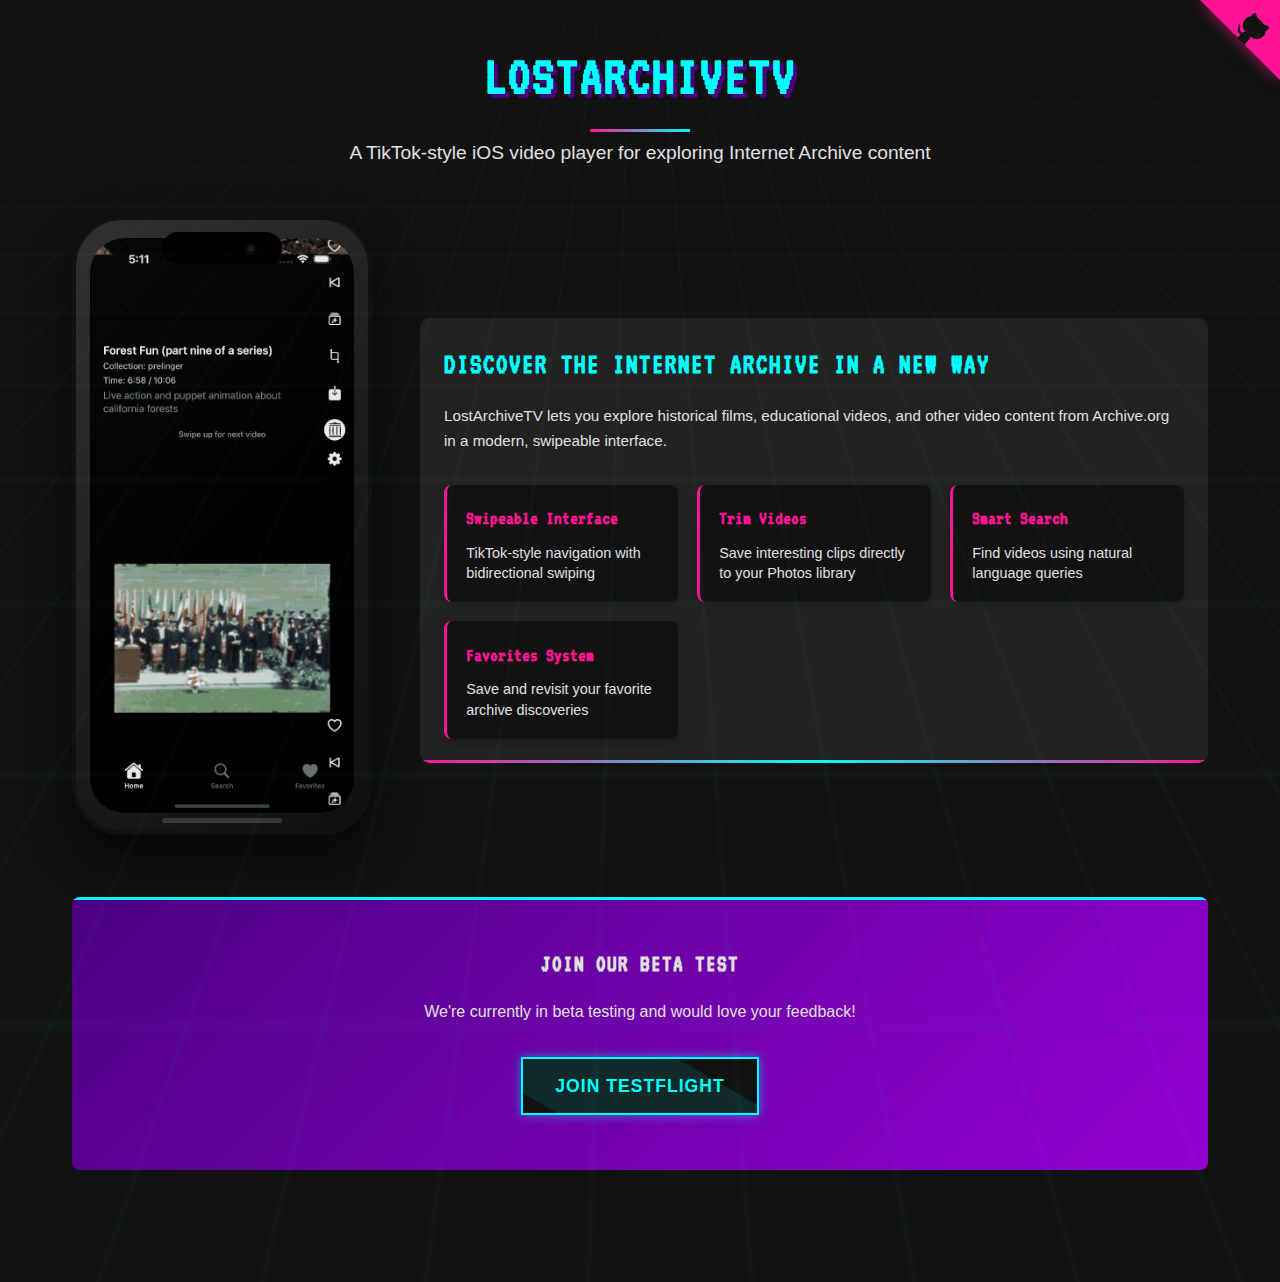
<file: docs/index.html>
<!DOCTYPE html>
<html lang="en">
<head>
    <meta charset="UTF-8">
    <meta name="viewport" content="width=device-width, initial-scale=1.0">
    <title>LostArchiveTV - Discover Internet Archive Videos</title>
    <link rel="preconnect" href="https://fonts.googleapis.com">
    <link rel="preconnect" href="https://fonts.gstatic.com" crossorigin>
    <link href="https://fonts.googleapis.com/css2?family=VT323&display=swap" rel="stylesheet">
    <link rel="stylesheet" href="styles.css">
</head>
<body>
    <div class="grid-overlay"></div>
    
    <!-- GitHub Corner -->
    <a href="https://github.com/pj4533/LostArchiveTV" class="github-corner" aria-label="View source on GitHub">
        <svg width="80" height="80" viewBox="0 0 250 250" style="fill:#ff1493; color:#121212; position: absolute; top: 0; border: 0; right: 0;" aria-hidden="true">
            <path d="M0,0 L115,115 L130,115 L142,142 L250,250 L250,0 Z"></path>
            <path d="M128.3,109.0 C113.8,99.7 119.0,89.6 119.0,89.6 C122.0,82.7 120.5,78.6 120.5,78.6 C119.2,72.0 123.4,76.3 123.4,76.3 C127.3,80.9 125.5,87.3 125.5,87.3 C122.9,97.6 130.6,101.9 134.4,103.2" fill="currentColor" style="transform-origin: 130px 106px;" class="octo-arm"></path>
            <path d="M115.0,115.0 C114.9,115.1 118.7,116.5 119.8,115.4 L133.7,101.6 C136.9,99.2 139.9,98.4 142.2,98.6 C133.8,88.0 127.5,74.4 143.8,58.0 C148.5,53.4 154.0,51.2 159.7,51.0 C160.3,49.4 163.2,43.6 171.4,40.1 C171.4,40.1 176.1,42.5 178.8,56.2 C183.1,58.6 187.2,61.8 190.9,65.4 C194.5,69.0 197.7,73.2 200.1,77.6 C213.8,80.2 216.3,84.9 216.3,84.9 C212.7,93.1 206.9,96.0 205.4,96.6 C205.1,102.4 203.0,107.8 198.3,112.5 C181.9,128.9 168.3,122.5 157.7,114.1 C157.9,116.9 156.7,120.9 152.7,124.9 L141.0,136.5 C139.8,137.7 141.6,141.9 141.8,141.8 Z" fill="currentColor" class="octo-body"></path>
        </svg>
    </a>
    
    <div class="container">
        <header>
            <h1>LostArchiveTV</h1>
            <p class="tagline">A TikTok-style iOS video player for exploring Internet Archive content</p>
        </header>

        <section class="showcase">
            <div class="iphone-container">
                <div class="iphone-frame">
                    <div class="power-button"></div>
                    <div class="volume-up"></div>
                    <div class="volume-down"></div>
                    <div class="camera"></div>
                    <div class="shine"></div>
                    <img src="lostarchivetv.gif" alt="LostArchiveTV Demo" class="demo-gif">
                </div>
            </div>

            <div class="features-container">
                <h2>Discover the Internet Archive in a New Way</h2>
                <p>LostArchiveTV lets you explore historical films, educational videos, and other video content from Archive.org in a modern, swipeable interface.</p>
                
                <div class="feature-list">
                    <div class="feature">
                        <h3>Swipeable Interface</h3>
                        <p>TikTok-style navigation with bidirectional swiping</p>
                    </div>
                    <div class="feature">
                        <h3>Trim Videos</h3>
                        <p>Save interesting clips directly to your Photos library</p>
                    </div>
                    <div class="feature">
                        <h3>Smart Search</h3>
                        <p>Find videos using natural language queries</p>
                    </div>
                    <div class="feature">
                        <h3>Favorites System</h3>
                        <p>Save and revisit your favorite archive discoveries</p>
                    </div>
                </div>
            </div>
        </section>

        <div class="cta">
            <h2>Join Our Beta Test</h2>
            <p>We're currently in beta testing and would love your feedback!</p>
            <a href="https://testflight.apple.com/join/5u5qyTWh" class="button">Join TestFlight</a>
        </div>

        <footer>
        </footer>
    </div>
</body>
</html>
</file>
<file: docs/styles.css>
:root {
    --primary-color: #4b0082; /* Indigo */
    --accent-color: #ff1493; /* Deep Pink */
    --dark-bg: #121212;
    --medium-bg: #222222;
    --light-text: #e0e0e0;
    --highlight: #00ffff; /* Cyan */
    --gradient-start: #4b0082; /* Indigo */
    --gradient-end: #9400d3; /* Dark Violet */
}

* {
    margin: 0;
    padding: 0;
    box-sizing: border-box;
}

/* Using Google Fonts VT323 as our retro font */

body {
    font-family: -apple-system, BlinkMacSystemFont, 'Segoe UI', Roboto, Oxygen, Ubuntu, Cantarell, 'Open Sans', 'Helvetica Neue', sans-serif;
    line-height: 1.6;
    color: var(--light-text);
    background-color: var(--dark-bg);
    position: relative;
    overflow-x: hidden;
}

.grid-overlay {
    position: fixed;
    top: 0;
    left: 0;
    right: 0;
    bottom: 0;
    background-image: 
        linear-gradient(to right, rgba(0, 255, 255, 0.08) 1px, transparent 1px),
        linear-gradient(to bottom, rgba(0, 255, 255, 0.08) 1px, transparent 1px);
    background-size: 30px 30px;
    pointer-events: none;
    z-index: 1;
    transform: perspective(500px) rotateX(60deg);
    transform-origin: center top;
    height: 100vh;
    opacity: 0.3;
}

.container {
    max-width: 1200px;
    margin: 0 auto;
    padding: 2rem;
    position: relative;
    z-index: 2;
}

header {
    text-align: center;
    margin-bottom: 3rem;
    position: relative;
}

header h1 {
    font-size: 3.5rem;
    margin-bottom: 0.5rem;
    color: var(--highlight);
    font-family: 'VT323', monospace;
    text-transform: uppercase;
    letter-spacing: 2px;
    text-shadow: 4px 4px 0px var(--primary-color);
    position: relative;
}

header h1::after {
    content: '';
    position: absolute;
    bottom: -10px;
    left: 50%;
    transform: translateX(-50%);
    width: 100px;
    height: 3px;
    background: linear-gradient(90deg, var(--accent-color), var(--highlight));
}

.tagline {
    font-size: 1.2rem;
    color: var(--light-text);
    margin-top: 1rem;
}

.app-store-badge {
    margin-top: 2rem;
    display: inline-block;
}

.app-store-badge svg {
    width: 180px;
    height: 60px;
    transition: transform 0.3s ease, box-shadow 0.3s ease;
    box-shadow: 0 4px 15px rgba(0, 0, 0, 0.3);
    border-radius: 6px;
}

.app-store-badge svg:hover {
    transform: translateY(-3px) scale(1.05);
    box-shadow: 0 8px 25px rgba(0, 0, 0, 0.4);
}

.showcase {
    display: flex;
    flex-wrap: wrap;
    align-items: center;
    justify-content: center;
    margin: 2rem 0;
    gap: 3rem;
}

.iphone-container {
    position: relative;
    flex: 0 0 auto;
    min-width: 300px;
    display: flex;
    justify-content: center;
    padding-bottom: 30px;
    margin: 0 auto;
}

/* iPhone shadow on the floor */
.iphone-container::after {
    content: '';
    position: absolute;
    bottom: 0;
    left: 50%;
    transform: translateX(-50%);
    width: 250px;
    height: 30px;
    background: rgba(0, 0, 0, 0.2);
    border-radius: 50%;
    filter: blur(15px);
    z-index: -1;
}

.iphone-frame {
    position: relative;
    width: 300px;
    max-width: 100%;
    margin: 0 auto;
    padding: 18px 14px;
    background: #1a1a1a;
    border-radius: 50px;
    box-shadow: 0 20px 40px rgba(0, 0, 0, 0.6);
    border: 4px solid #111;
    transition: transform 0.3s ease;
    /* Add a subtle gradient for realism */
    background: linear-gradient(135deg, #2a2a2a 0%, #101010 100%);
}

/* Dynamic island notch */
.iphone-frame::before {
    content: '';
    position: absolute;
    top: 12px;
    left: 50%;
    transform: translateX(-50%);
    width: 120px;
    height: 32px;
    background: #000;
    border-radius: 20px;
    z-index: 3;
}

/* Home indicator */
.iphone-frame::after {
    content: '';
    position: absolute;
    bottom: 8px;
    left: 50%;
    transform: translateX(-50%);
    width: 120px;
    height: 5px;
    background: rgba(255, 255, 255, 0.15);
    border-radius: 3px;
    z-index: 3;
}

/* Side buttons */
.iphone-frame .power-button,
.iphone-frame .volume-up,
.iphone-frame .volume-down {
    position: absolute;
    background: #000;
    z-index: 2;
}

/* Power button - Apple's is now a longer button on the right */
.iphone-frame .power-button {
    right: -3px;
    top: 120px;
    width: 3px;
    height: 65px;
    border-top-right-radius: 2px;
    border-bottom-right-radius: 2px;
    background: #111;
}

/* Volume buttons - slightly thinner on modern iPhones */
.iphone-frame .volume-up {
    left: -3px;
    top: 100px;
    width: 3px;
    height: 30px;
    border-top-left-radius: 2px;
    border-bottom-left-radius: 2px;
    background: #111;
}

.iphone-frame .volume-down {
    left: -3px;
    top: 145px;
    width: 3px;
    height: 30px;
    border-top-left-radius: 2px;
    border-bottom-left-radius: 2px;
    background: #111;
}

.demo-gif {
    display: block;
    width: 100%;
    height: auto;
    border-radius: 35px;
    transition: transform 0.5s ease;
    box-shadow: inset 0 0 1px rgba(255, 255, 255, 0.1);
}

.iphone-frame:hover {
    transform: translateY(-10px) scale(1.02);
}

/* Add iPhone camera and sensors */
.camera {
    position: absolute;
    top: 23px;
    right: 50%;
    transform: translateX(35px);
    width: 12px;
    height: 12px;
    background: #0a0a0a;
    border-radius: 50%;
    z-index: 4;
}

.camera::after {
    content: '';
    position: absolute;
    top: 3px;
    left: 3px;
    width: 6px;
    height: 6px;
    background: #222;
    border-radius: 50%;
    box-shadow: 0 0 2px #000 inset;
}

/* iPhone shine effect */
.shine {
    position: absolute;
    top: 0;
    left: 0;
    right: 0;
    bottom: 0;
    border-radius: 50px;
    background: linear-gradient(135deg, 
                rgba(255, 255, 255, 0.03) 0%, 
                rgba(255, 255, 255, 0) 60%);
    pointer-events: none;
}

.features-container {
    flex: 1;
    min-width: 300px;
    background-color: var(--medium-bg);
    border-radius: 10px;
    position: relative;
    overflow: hidden;
    padding: 1.5rem;
}

.features-container::after {
    content: '';
    position: absolute;
    bottom: 0;
    left: 0;
    right: 0;
    height: 3px;
    background: linear-gradient(90deg, var(--accent-color), var(--highlight), var(--accent-color));
}

.features-container h2 {
    margin-bottom: 1rem;
    color: var(--highlight);
    font-family: 'VT323', monospace;
    text-transform: uppercase;
    letter-spacing: 1px;
    font-size: 1.8rem;
}

.features-container > p {
    margin-bottom: 2rem;
    font-size: 0.95rem;
}

.feature-list {
    display: grid;
    grid-template-columns: repeat(auto-fit, minmax(220px, 1fr));
    gap: 1.2rem;
}

.feature {
    background-color: var(--dark-bg);
    padding: 1.2rem;
    border-radius: 8px;
    box-shadow: 0 4px 6px rgba(0, 0, 0, 0.2);
    border-left: 3px solid var(--accent-color);
    transition: transform 0.3s ease;
}

.feature:hover {
    transform: translateY(-5px);
}

.feature h3 {
    margin-bottom: 0.5rem;
    color: var(--accent-color);
    font-family: 'VT323', monospace;
    font-size: 1.2rem;
}

.feature p {
    font-size: 0.9rem;
    line-height: 1.4;
}

.cta {
    text-align: center;
    background: linear-gradient(135deg, var(--gradient-start), var(--gradient-end));
    color: var(--light-text);
    padding: 3rem;
    border-radius: 8px;
    margin-bottom: 3rem;
    position: relative;
    overflow: hidden;
}

.cta::before {
    content: '';
    position: absolute;
    top: 0;
    left: 0;
    right: 0;
    height: 3px;
    background: var(--highlight);
}

.cta h2 {
    margin-bottom: 1rem;
    font-family: 'VT323', monospace;
    letter-spacing: 1px;
    text-transform: uppercase;
}

.cta p {
    margin-bottom: 2rem;
}

.button {
    display: inline-block;
    background-color: var(--dark-bg);
    color: var(--highlight);
    padding: 0.8rem 2rem;
    border: 2px solid var(--highlight);
    text-decoration: none;
    font-weight: bold;
    font-size: 1.1rem;
    transition: all 0.3s ease;
    text-transform: uppercase;
    letter-spacing: 1px;
    position: relative;
    overflow: hidden;
    box-shadow: 0 0 10px rgba(0, 255, 255, 0.5);
}

.button::after {
    content: '';
    position: absolute;
    top: -50%;
    left: -60%;
    width: 200%;
    height: 200%;
    background: rgba(0, 255, 255, 0.1);
    transform: rotate(30deg);
    transition: transform 0.5s ease;
}

.button:hover {
    background-color: var(--highlight);
    color: var(--dark-bg);
    transform: translateY(-2px);
}

.button:hover::after {
    transform: rotate(30deg) translateX(30%);
}

footer {
    text-align: center;
    margin-top: 2rem;
    padding: 1rem;
}

/* GitHub Corner */
.github-corner {
    position: absolute;
    top: 0;
    right: 0;
    z-index: 999;
}

.github-corner svg {
    filter: drop-shadow(0 0 8px rgba(255, 20, 147, 0.6));
    transition: filter 0.3s ease;
}

.github-corner:hover svg {
    filter: drop-shadow(0 0 12px rgba(255, 20, 147, 0.8));
}

.github-corner .octo-arm {
    transform-origin: 130px 106px;
}

.github-corner:hover .octo-arm {
    animation: octocat-wave 560ms ease-in-out;
}

@keyframes octocat-wave {
    0%, 100% { transform: rotate(0); }
    20%, 60% { transform: rotate(-25deg); }
    40%, 80% { transform: rotate(10deg); }
}

@media (max-width: 768px) {
    .container {
        padding: 1rem;
    }
    
    .cta {
        padding: 2rem 1rem;
    }
    
    header h1 {
        font-size: 2.5rem;
    }
    
    .app-store-badge svg {
        width: 150px;
        height: 50px;
    }
    
    .github-corner:hover .octo-arm {
        animation: none;
    }
    
    .github-corner .octo-arm {
        animation: octocat-wave 560ms ease-in-out;
    }
    
    .iphone-frame {
        width: 260px;
        padding: 18px 12px;
    }
    
    .iphone-container::after {
        width: 200px;
        height: 20px;
    }
    
    .demo-gif {
        border-radius: 30px;
    }
    
    .showcase {
        justify-content: center;
    }
    
    .features-container {
        padding: 1.5rem;
        width: 100%;
    }
    
    .feature-list {
        grid-template-columns: repeat(auto-fit, minmax(200px, 1fr));
    }
}

@media (max-width: 480px) {
    .iphone-frame {
        width: 220px;
        padding: 16px 11px;
        border-radius: 40px;
    }
    
    .demo-gif {
        border-radius: 25px;
    }
    
    .iphone-frame::before {
        width: 90px;
        height: 25px;
        top: 10px;
    }
    
    .iphone-container::after {
        width: 160px;
        height: 15px;
    }
    
    .camera {
        top: 18px;
        width: 10px;
        height: 10px;
    }
    
    header h1 {
        font-size: 2rem;
    }
    
    .app-store-badge svg {
        width: 140px;
        height: 47px;
    }
    
    .features-container {
        padding: 1.2rem;
    }
    
    .features-container h2 {
        font-size: 1.5rem;
    }
    
    .feature-list {
        grid-template-columns: 1fr;
        gap: 1rem;
    }
}
</file>
